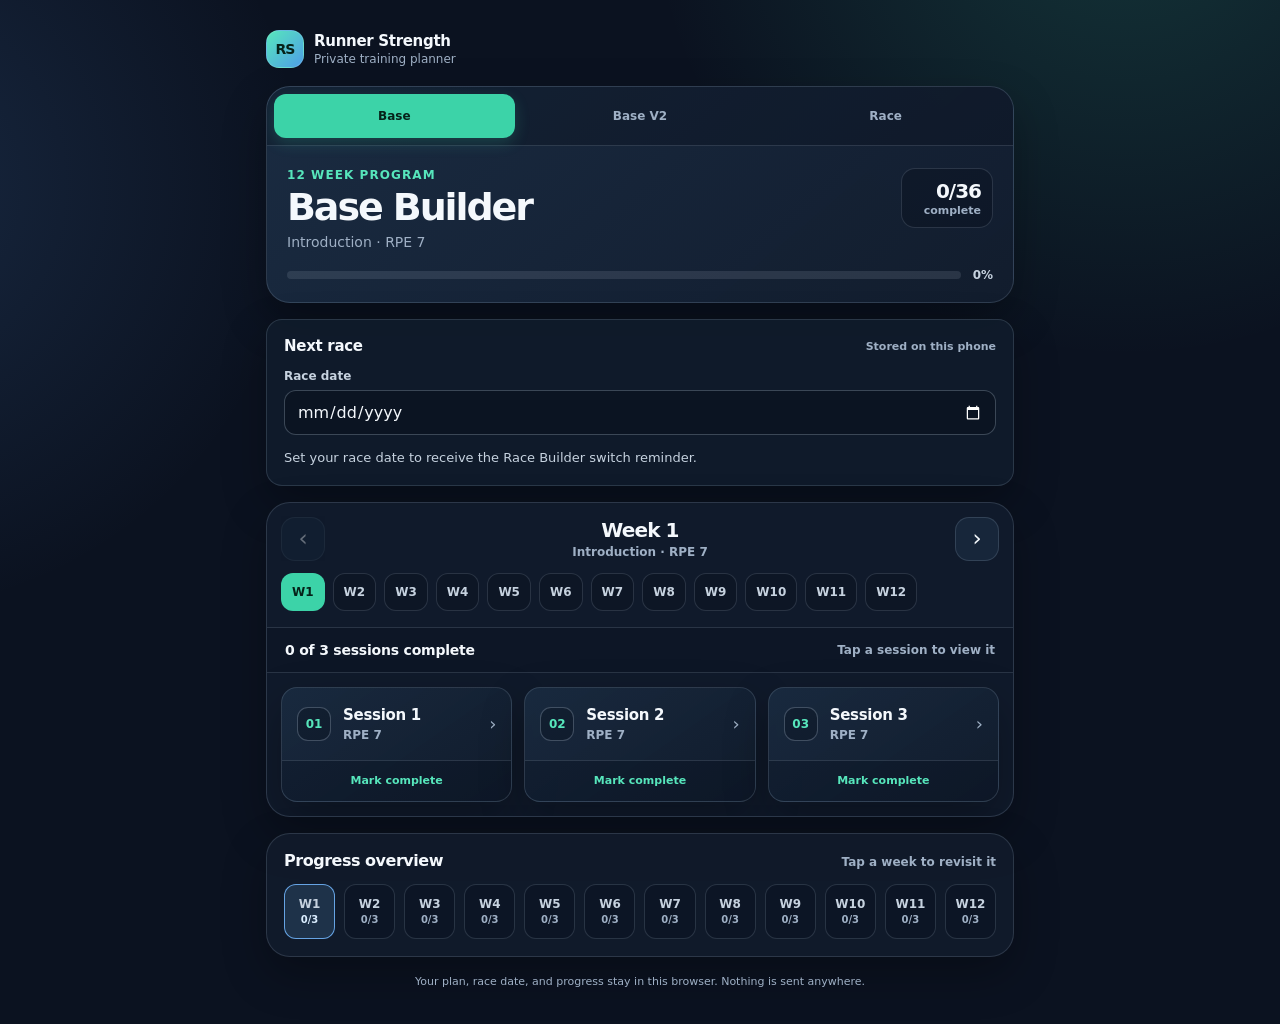
<file: index.html>
<!doctype html>
<html lang="en-AU">
  <head>
    <meta charset="utf-8" />
    <meta name="viewport" content="width=device-width, initial-scale=1, viewport-fit=cover" />
    <meta name="theme-color" content="#101828" />
    <meta name="apple-mobile-web-app-capable" content="yes" />
    <meta name="apple-mobile-web-app-status-bar-style" content="black-translucent" />
    <meta name="apple-mobile-web-app-title" content="Runner Strength" />
    <meta
      name="description"
      content="A private, offline strength planner for runners."
    />
    <link rel="manifest" href="manifest.webmanifest" />
    <link rel="icon" href="icons/runner-strength.svg" type="image/svg+xml" />
    <link rel="apple-touch-icon" href="icons/runner-strength.svg" />
    <link rel="stylesheet" href="styles.css" />
    <title>Runner Strength</title>
  </head>
  <body>
    <main id="app" aria-live="polite"></main>
    <noscript>
      <p class="noscript">Runner Strength needs JavaScript to display your programs.</p>
    </noscript>
    <script src="programs.js"></script>
    <script src="app.js"></script>
  </body>
</html>
</file>
<file: styles.css>
:root {
  color-scheme: dark;
  --canvas: #0b1220;
  --canvas-glow: #15243b;
  --surface: #121d2e;
  --surface-raised: #17263a;
  --surface-soft: #1b2d43;
  --line: rgba(212, 233, 255, 0.14);
  --line-strong: rgba(212, 233, 255, 0.24);
  --text: #f4f8fc;
  --muted: #9fb0c5;
  --muted-strong: #c6d2df;
  --accent: #3cd3a8;
  --accent-strong: #57e6bc;
  --accent-ink: #062219;
  --blue: #73b9ff;
  --warning: #f4c56a;
  --warning-ink: #2d1c00;
  --danger: #ff8f98;
  --shadow: 0 18px 44px rgba(0, 0, 0, 0.28);
  --radius-large: 24px;
  --radius-medium: 16px;
  --radius-small: 11px;
  font-family: Inter, ui-sans-serif, system-ui, -apple-system, BlinkMacSystemFont, "Segoe UI", sans-serif;
}

* {
  box-sizing: border-box;
}

html {
  background: var(--canvas);
}

body {
  min-width: 320px;
  min-height: 100svh;
  margin: 0;
  color: var(--text);
  background:
    radial-gradient(circle at 88% -12%, rgba(60, 211, 168, 0.18), transparent 30rem),
    radial-gradient(circle at -10% 18%, rgba(89, 153, 233, 0.16), transparent 27rem),
    var(--canvas);
}

button,
input {
  font: inherit;
}

button {
  border: 0;
  cursor: pointer;
}

button:disabled {
  cursor: not-allowed;
  opacity: 0.38;
}

button:focus-visible,
input:focus-visible,
summary:focus-visible {
  outline: 3px solid var(--blue);
  outline-offset: 3px;
}

.app-shell {
  width: min(100%, 780px);
  min-height: 100svh;
  margin: 0 auto;
  padding:
    max(18px, env(safe-area-inset-top))
    max(16px, env(safe-area-inset-right))
    max(34px, env(safe-area-inset-bottom))
    max(16px, env(safe-area-inset-left));
}

.topbar {
  display: flex;
  align-items: center;
  justify-content: space-between;
  gap: 14px;
  margin-bottom: 18px;
}

.brand {
  display: inline-flex;
  align-items: center;
  gap: 10px;
  min-width: 0;
}

.brand-mark {
  display: grid;
  width: 38px;
  height: 38px;
  flex: 0 0 auto;
  place-items: center;
  border: 1px solid rgba(255, 255, 255, 0.13);
  border-radius: 13px;
  color: var(--accent-ink);
  background: linear-gradient(135deg, var(--accent-strong), #4e9ee7);
  font-size: 14px;
  font-weight: 850;
  letter-spacing: -0.06em;
}

.brand-copy {
  display: grid;
  gap: 2px;
}

.brand-copy strong {
  font-size: 15px;
  letter-spacing: -0.02em;
}

.brand-copy span {
  color: var(--muted);
  font-size: 12px;
}

.install-button,
.text-button,
.completion-button,
.nav-button,
.session-toggle,
.week-chip,
.week-tile {
  -webkit-tap-highlight-color: transparent;
}

.install-button {
  min-height: 40px;
  padding: 9px 12px;
  border: 1px solid rgba(60, 211, 168, 0.42);
  border-radius: 12px;
  color: var(--accent-strong);
  background: rgba(60, 211, 168, 0.08);
  font-size: 13px;
  font-weight: 750;
}

.program-card,
.race-panel,
.week-card,
.session-card,
.progress-card {
  border: 1px solid var(--line);
  box-shadow: var(--shadow);
}

.program-card {
  overflow: hidden;
  border-radius: var(--radius-large);
  background: linear-gradient(140deg, rgba(27, 45, 67, 0.96), rgba(18, 29, 46, 0.98));
}

.program-switcher {
  display: grid;
  grid-template-columns: repeat(3, minmax(0, 1fr));
  gap: 5px;
  padding: 7px;
  border-bottom: 1px solid var(--line);
  background: rgba(7, 14, 25, 0.32);
}

.program-choice {
  min-height: 44px;
  border-radius: 12px;
  color: var(--muted);
  background: transparent;
  font-size: 12px;
  font-weight: 760;
}

.program-choice.is-active {
  color: var(--accent-ink);
  background: var(--accent);
  box-shadow: 0 5px 15px rgba(60, 211, 168, 0.2);
}

.program-summary {
  display: grid;
  gap: 18px;
  padding: 22px 20px 20px;
}

.eyebrow {
  margin: 0 0 6px;
  color: var(--accent-strong);
  font-size: 12px;
  font-weight: 800;
  letter-spacing: 0.09em;
  text-transform: uppercase;
}

.program-heading-row {
  display: flex;
  align-items: flex-start;
  justify-content: space-between;
  gap: 16px;
}

.program-heading {
  margin: 0;
  font-size: clamp(27px, 8vw, 38px);
  line-height: 1.03;
  letter-spacing: -0.055em;
}

.program-focus {
  margin: 7px 0 0;
  color: var(--muted);
  font-size: 14px;
}

.completion-count {
  display: grid;
  min-width: 92px;
  flex: 0 0 auto;
  gap: 1px;
  padding: 10px 11px;
  border: 1px solid var(--line);
  border-radius: 14px;
  background: rgba(7, 14, 25, 0.34);
  text-align: right;
}

.completion-count strong {
  color: var(--text);
  font-size: 20px;
  letter-spacing: -0.05em;
}

.completion-count span {
  color: var(--muted);
  font-size: 11px;
  font-weight: 700;
}

.progress-line {
  display: grid;
  grid-template-columns: 1fr auto;
  align-items: center;
  gap: 12px;
}

.meter {
  height: 8px;
  overflow: hidden;
  border-radius: 99px;
  background: rgba(223, 238, 255, 0.11);
}

.meter > span {
  display: block;
  width: 0;
  height: 100%;
  border-radius: inherit;
  background: linear-gradient(90deg, var(--accent), #6cb8ff);
  transition: width 260ms ease;
}

.progress-line small {
  color: var(--muted-strong);
  font-size: 12px;
  font-weight: 700;
}

.race-panel {
  display: grid;
  gap: 14px;
  margin-top: 16px;
  padding: 17px;
  border-radius: var(--radius-medium);
  background: rgba(17, 29, 46, 0.8);
}

.race-panel-heading {
  display: flex;
  align-items: center;
  justify-content: space-between;
  gap: 12px;
}

.race-panel-heading h2 {
  margin: 0;
  font-size: 15px;
  letter-spacing: -0.02em;
}

.race-private {
  color: var(--muted);
  font-size: 11px;
  font-weight: 700;
}

.race-field {
  display: grid;
  gap: 7px;
}

.race-field label {
  color: var(--muted-strong);
  font-size: 12px;
  font-weight: 720;
}

.race-field input {
  width: 100%;
  min-height: 45px;
  padding: 8px 12px;
  border: 1px solid var(--line-strong);
  border-radius: 12px;
  color: var(--text);
  background: rgba(7, 14, 25, 0.45);
  color-scheme: dark;
}

.race-status {
  margin: 0;
  color: var(--muted-strong);
  font-size: 13px;
  line-height: 1.45;
}

.race-alert {
  display: flex;
  align-items: center;
  justify-content: space-between;
  gap: 14px;
  margin-top: 16px;
  padding: 14px 15px;
  border: 1px solid rgba(244, 197, 106, 0.44);
  border-radius: var(--radius-medium);
  color: #ffe4ad;
  background: linear-gradient(100deg, rgba(102, 66, 11, 0.65), rgba(72, 48, 14, 0.48));
}

.race-alert-copy {
  display: grid;
  gap: 3px;
}

.race-alert strong {
  font-size: 14px;
}

.race-alert span {
  color: #f4d69a;
  font-size: 12px;
  line-height: 1.35;
}

.race-alert button {
  min-height: 40px;
  flex: 0 0 auto;
  padding: 8px 11px;
  border-radius: 11px;
  color: var(--warning-ink);
  background: var(--warning);
  font-size: 12px;
  font-weight: 850;
}

.week-card {
  margin-top: 16px;
  overflow: hidden;
  border-radius: var(--radius-large);
  background: rgba(18, 29, 46, 0.86);
}

.week-nav {
  display: grid;
  grid-template-columns: 44px minmax(0, 1fr) 44px;
  align-items: center;
  gap: 8px;
  padding: 14px 14px 10px;
}

.nav-button {
  display: grid;
  width: 44px;
  height: 44px;
  place-items: center;
  border: 1px solid var(--line);
  border-radius: 14px;
  color: var(--text);
  background: var(--surface-raised);
  font-size: 23px;
  line-height: 1;
}

.week-label {
  min-width: 0;
  text-align: center;
}

.week-label p {
  margin: 0;
}

.week-label .week-name {
  font-size: 20px;
  font-weight: 840;
  letter-spacing: -0.045em;
}

.week-label .week-context {
  margin-top: 3px;
  overflow: hidden;
  color: var(--muted);
  font-size: 12px;
  font-weight: 650;
  text-overflow: ellipsis;
  white-space: nowrap;
}

.week-rail {
  display: flex;
  gap: 8px;
  overflow-x: auto;
  padding: 2px 14px 16px;
  scrollbar-width: none;
  scroll-snap-type: x proximity;
}

.week-rail::-webkit-scrollbar {
  display: none;
}

.week-chip {
  min-width: 43px;
  min-height: 38px;
  flex: 0 0 auto;
  padding: 6px 10px;
  border: 1px solid var(--line);
  border-radius: 12px;
  color: var(--muted-strong);
  background: rgba(7, 14, 25, 0.3);
  font-size: 12px;
  font-weight: 800;
  scroll-snap-align: center;
}

.week-chip.is-current {
  border-color: rgba(60, 211, 168, 0.8);
  color: var(--accent-ink);
  background: var(--accent);
}

.week-chip.is-complete:not(.is-current) {
  border-color: rgba(60, 211, 168, 0.38);
  color: var(--accent-strong);
}

.week-progress {
  display: flex;
  align-items: center;
  justify-content: space-between;
  gap: 12px;
  padding: 14px 18px;
  border-top: 1px solid var(--line);
  border-bottom: 1px solid var(--line);
  background: rgba(7, 14, 25, 0.26);
}

.week-progress strong {
  font-size: 14px;
  letter-spacing: -0.015em;
}

.week-progress span {
  color: var(--muted);
  font-size: 12px;
  font-weight: 680;
}

.session-list {
  display: grid;
  gap: 12px;
  padding: 14px;
}

.session-card {
  overflow: hidden;
  border-radius: var(--radius-medium);
  background: linear-gradient(145deg, rgba(27, 45, 67, 0.82), rgba(17, 28, 44, 0.94));
}

.session-card.is-complete {
  border-color: rgba(60, 211, 168, 0.42);
  background: linear-gradient(145deg, rgba(19, 58, 57, 0.56), rgba(15, 38, 44, 0.86));
}

.session-head {
  display: grid;
  grid-template-columns: minmax(0, 1fr) auto;
  align-items: stretch;
}

.session-toggle {
  display: flex;
  min-width: 0;
  min-height: 68px;
  align-items: center;
  gap: 12px;
  padding: 13px 15px;
  color: var(--text);
  background: transparent;
  text-align: left;
}

.session-index {
  display: grid;
  width: 34px;
  height: 34px;
  flex: 0 0 auto;
  place-items: center;
  border: 1px solid var(--line-strong);
  border-radius: 11px;
  color: var(--accent-strong);
  background: rgba(7, 14, 25, 0.32);
  font-size: 12px;
  font-weight: 850;
}

.session-card.is-complete .session-index {
  border-color: rgba(60, 211, 168, 0.45);
  color: var(--accent-ink);
  background: var(--accent);
}

.session-name {
  display: grid;
  min-width: 0;
  gap: 4px;
}

.session-name strong {
  font-size: 15px;
  letter-spacing: -0.02em;
}

.session-name span {
  overflow: hidden;
  color: var(--muted);
  font-size: 12px;
  font-weight: 630;
  text-overflow: ellipsis;
  white-space: nowrap;
}

.session-chevron {
  margin-left: auto;
  color: var(--muted);
  font-size: 18px;
  transition: transform 180ms ease;
}

.session-card.is-expanded .session-chevron {
  transform: rotate(90deg);
}

.completion-button {
  min-width: 77px;
  min-height: 68px;
  padding: 10px;
  border-left: 1px solid var(--line);
  color: var(--accent-strong);
  background: rgba(7, 14, 25, 0.28);
  font-size: 11px;
  font-weight: 850;
  line-height: 1.15;
}

.session-card.is-complete .completion-button {
  color: var(--accent-ink);
  background: var(--accent);
}

.session-body {
  display: none;
  border-top: 1px solid var(--line);
  background: rgba(7, 14, 25, 0.2);
}

.session-card.is-expanded .session-body {
  display: grid;
}

.section-detail {
  border-bottom: 1px solid var(--line);
}

.section-detail:last-child {
  border-bottom: 0;
}

.section-detail summary {
  display: flex;
  min-height: 52px;
  align-items: center;
  justify-content: space-between;
  gap: 12px;
  padding: 10px 15px;
  color: var(--muted-strong);
  cursor: pointer;
  list-style: none;
  font-size: 12px;
  font-weight: 820;
  letter-spacing: 0.025em;
  text-transform: uppercase;
}

.section-detail summary::-webkit-details-marker {
  display: none;
}

.section-detail summary::after {
  content: "+";
  color: var(--accent-strong);
  font-size: 20px;
  font-weight: 400;
}

.section-detail[open] summary::after {
  content: "-";
}

.exercise-list {
  display: grid;
  gap: 1px;
  padding: 0 10px 11px;
}

.exercise {
  display: grid;
  grid-template-columns: minmax(0, 1fr) auto;
  gap: 7px 12px;
  padding: 12px 7px;
  border-bottom: 1px solid rgba(212, 233, 255, 0.09);
}

.exercise:last-child {
  border-bottom: 0;
}

.exercise-name {
  min-width: 0;
  color: var(--text);
  font-size: 14px;
  font-weight: 690;
  line-height: 1.25;
}

.exercise-prescription {
  align-self: start;
  color: var(--accent-strong);
  font-size: 12px;
  font-weight: 810;
  text-align: right;
  white-space: nowrap;
}

.exercise-meta {
  grid-column: 1 / -1;
  display: flex;
  flex-wrap: wrap;
  gap: 6px;
}

.rpe-pill,
.note-pill {
  display: inline-flex;
  align-items: center;
  min-height: 24px;
  padding: 4px 7px;
  border-radius: 7px;
  font-size: 11px;
  font-weight: 760;
  line-height: 1.15;
}

.rpe-pill {
  color: #d9fff4;
  background: rgba(60, 211, 168, 0.15);
}

.note-pill {
  color: var(--muted-strong);
  background: rgba(192, 216, 241, 0.08);
}

.progress-card {
  margin-top: 16px;
  padding: 17px;
  border-radius: var(--radius-large);
  background: rgba(18, 29, 46, 0.78);
}

.progress-heading {
  display: flex;
  align-items: baseline;
  justify-content: space-between;
  gap: 12px;
}

.progress-heading h2 {
  margin: 0;
  font-size: 16px;
  letter-spacing: -0.03em;
}

.progress-heading span {
  color: var(--muted);
  font-size: 12px;
  font-weight: 680;
}

.week-grid {
  display: grid;
  grid-template-columns: repeat(auto-fit, minmax(45px, 1fr));
  gap: 9px;
  margin-top: 14px;
}

.week-tile {
  display: grid;
  min-height: 55px;
  place-content: center;
  gap: 3px;
  padding: 7px 5px;
  border: 1px solid var(--line);
  border-radius: 12px;
  color: var(--muted);
  background: rgba(7, 14, 25, 0.28);
  text-align: center;
}

.week-tile strong {
  color: var(--muted-strong);
  font-size: 12px;
}

.week-tile span {
  font-size: 10px;
  font-weight: 760;
}

.week-tile.is-current {
  border-color: rgba(115, 185, 255, 0.85);
  color: #daedff;
  background: rgba(115, 185, 255, 0.15);
}

.week-tile.is-complete {
  border-color: rgba(60, 211, 168, 0.52);
  color: var(--accent-strong);
  background: rgba(60, 211, 168, 0.12);
}

.privacy-note {
  margin: 17px 4px 0;
  color: var(--muted);
  font-size: 11px;
  line-height: 1.45;
  text-align: center;
}

.noscript {
  padding: 20px;
  color: var(--text);
}

.sr-only {
  position: absolute;
  width: 1px;
  height: 1px;
  padding: 0;
  overflow: hidden;
  clip: rect(0, 0, 0, 0);
  white-space: nowrap;
  border: 0;
}

@media (min-width: 650px) {
  .app-shell {
    padding-top: 30px;
  }

  .session-list {
    grid-template-columns: repeat(3, minmax(0, 1fr));
    align-items: start;
  }

  .session-card {
    min-width: 0;
  }

  .session-head {
    grid-template-columns: 1fr;
  }

  .completion-button {
    min-height: 41px;
    border-top: 1px solid var(--line);
    border-left: 0;
  }

  .session-toggle {
    min-height: 72px;
  }
}

@media (max-width: 390px) {
  .completion-count {
    min-width: 78px;
  }

  .completion-count strong {
    font-size: 18px;
  }

  .race-alert {
    align-items: flex-start;
    flex-direction: column;
  }

  .race-alert button {
    width: 100%;
  }
}

@media (prefers-reduced-motion: reduce) {
  *,
  *::before,
  *::after {
    scroll-behavior: auto !important;
    transition-duration: 0.01ms !important;
    animation-duration: 0.01ms !important;
  }
}
</file>
